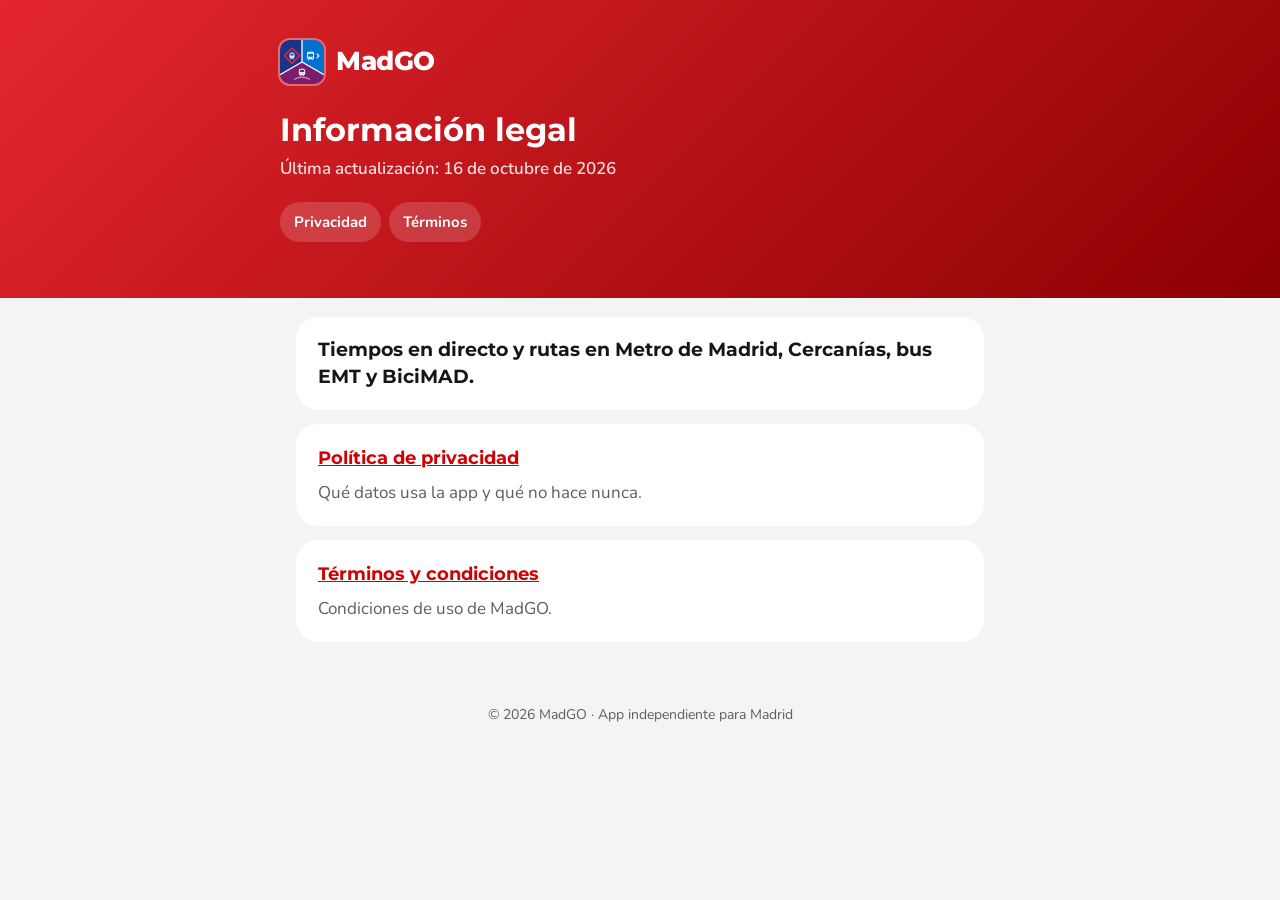
<file: index.html>
<!doctype html>
<html lang="es">
<head>
<meta charset="utf-8">
<meta name="viewport" content="width=device-width, initial-scale=1">
<title>MadGO · Información legal</title>
<link rel="preconnect" href="https://fonts.googleapis.com">
<link rel="preconnect" href="https://fonts.gstatic.com" crossorigin>
<link href="https://fonts.googleapis.com/css2?family=Montserrat:wght@700;800&family=Nunito:wght@400;600;700&display=swap" rel="stylesheet">
<link rel="stylesheet" href="style.css">
</head>
<body>
<header>
  <div class="wrap">
    <a class="brand" href="index.html"><svg viewBox="0 0 1024 1024" aria-hidden="true"><defs><clipPath id="r"><rect width="1024" height="1024" rx="229"/></clipPath></defs><g clip-path="url(#r)"><path d="M512 512 L512 0 L0 0 L0 807.6 Z" fill="#1A348C"/><path d="M512 512 L512 0 L1024 0 L1024 807.6 Z" fill="#0072CE"/><path d="M512 512 L0 807.6 L0 1024 L1024 1024 L1024 807.6 Z" fill="#7A1E6C"/><path d="M512 512 L512 0 M512 512 L0 807.6 M512 512 L1024 807.6" stroke="#FFFFFF" stroke-width="30"/><path d="M280 192 L456 368 L280 544 L104 368 Z" fill="none" stroke="#E4262E" stroke-width="34" stroke-linejoin="round"/><rect x="220.6" y="291.2" width="118.8" height="145.7" rx="51.5" fill="#FFFFFF"/><rect x="237.2" y="313.4" width="85.5" height="50.7" rx="23.8" fill="#1A348C"/><rect x="274.5" y="313.4" width="11.1" height="50.7" rx="3.2" fill="#FFFFFF"/><circle cx="251.5" cy="397.3" r="10.3" fill="#1A348C"/><circle cx="308.5" cy="397.3" r="10.3" fill="#1A348C"/><rect x="265.8" y="392.6" width="28.5" height="9.5" rx="4.8" fill="#1A348C"/><path d="M234.1 455.9 L251.5 436.9 L264.2 436.9 L246.8 455.9 Z" fill="#FFFFFF"/><path d="M325.9 455.9 L308.5 436.9 L295.8 436.9 L313.2 455.9 Z" fill="#FFFFFF"/><rect x="630.5" y="276.2" width="162.9" height="172.5" rx="30.7" fill="#FFFFFF"/><rect x="659.3" y="295.3" width="105.4" height="15.3" rx="7.7" fill="#0072CE"/><rect x="649.7" y="324.1" width="124.6" height="63.2" rx="15.3" fill="#0072CE"/><circle cx="669.8" cy="416.1" r="12.0" fill="#0072CE"/><circle cx="754.2" cy="416.1" r="12.0" fill="#0072CE"/><rect x="694.8" y="410.3" width="34.5" height="11.5" rx="5.8" fill="#0072CE"/><rect x="649.7" y="448.7" width="28.8" height="23.0" rx="9.6" fill="#FFFFFF"/><rect x="745.5" y="448.7" width="28.8" height="23.0" rx="9.6" fill="#FFFFFF"/><path d="M862 326 L906 372 L862 418" fill="none" stroke="#FFFFFF" stroke-width="26" stroke-linecap="round" stroke-linejoin="round"/><rect x="438.7" y="668.9" width="146.7" height="151.2" rx="41.2" fill="#FFFFFF"/><rect x="458.8" y="690.0" width="106.3" height="53.2" rx="18.3" fill="#7A1E6C"/><rect x="493.7" y="759.7" width="36.7" height="9.2" rx="4.6" fill="#7A1E6C"/><circle cx="473.5" cy="787.2" r="11.0" fill="#7A1E6C"/><circle cx="550.5" cy="787.2" r="11.0" fill="#7A1E6C"/><rect x="462.5" y="820.2" width="23.8" height="16.5" rx="5.5" fill="#FFFFFF"/><rect x="537.7" y="820.2" width="23.8" height="16.5" rx="5.5" fill="#FFFFFF"/><path d="M337.1 916.1 L345.0 911.4 L353.0 906.8 L361.2 902.5 L369.4 898.4 L377.8 894.5 L386.2 890.9 L394.8 887.5 L403.5 884.4 L412.2 881.4 L421.0 878.8 L429.9 876.4 L438.9 874.2 L447.9 872.3 L457.0 870.6 L466.1 869.2 L475.2 868.1 L484.4 867.2 L493.6 866.5 L502.8 866.1 L512.0 866.0 L521.2 866.1 L530.4 866.5 L539.6 867.2 L548.8 868.1 L557.9 869.2 L567.0 870.6 L576.1 872.3 L585.1 874.2 L594.1 876.4 L603.0 878.8 L611.8 881.4 L620.5 884.4 L629.2 887.5 L637.8 890.9 L646.2 894.5 L654.6 898.4 L662.8 902.5 L671.0 906.8 L679.0 911.4 L686.9 916.1" fill="none" stroke="#FFFFFF" stroke-width="20" stroke-linecap="round"/></g></svg><span>MadGO</span></a>
    <h1>Información legal</h1>
    <p class="updated">Última actualización: 16 de octubre de 2026</p>
    <nav>
      <a href="privacidad.html">Privacidad</a>
      <a href="terminos.html">Términos</a>
    </nav>
  </div>
</header>
<main class="wrap">
<p class="intro">Tiempos en directo y rutas en Metro de Madrid, Cercanías, bus EMT y BiciMAD.</p>
<section><h2><a href="privacidad.html">Política de privacidad</a></h2><p>Qué datos usa la app y qué no hace nunca.</p></section>
<section><h2><a href="terminos.html">Términos y condiciones</a></h2><p>Condiciones de uso de MadGO.</p></section>
</main>
<footer>© 2026 MadGO · App independiente para Madrid</footer>
</body>
</html>
</file>
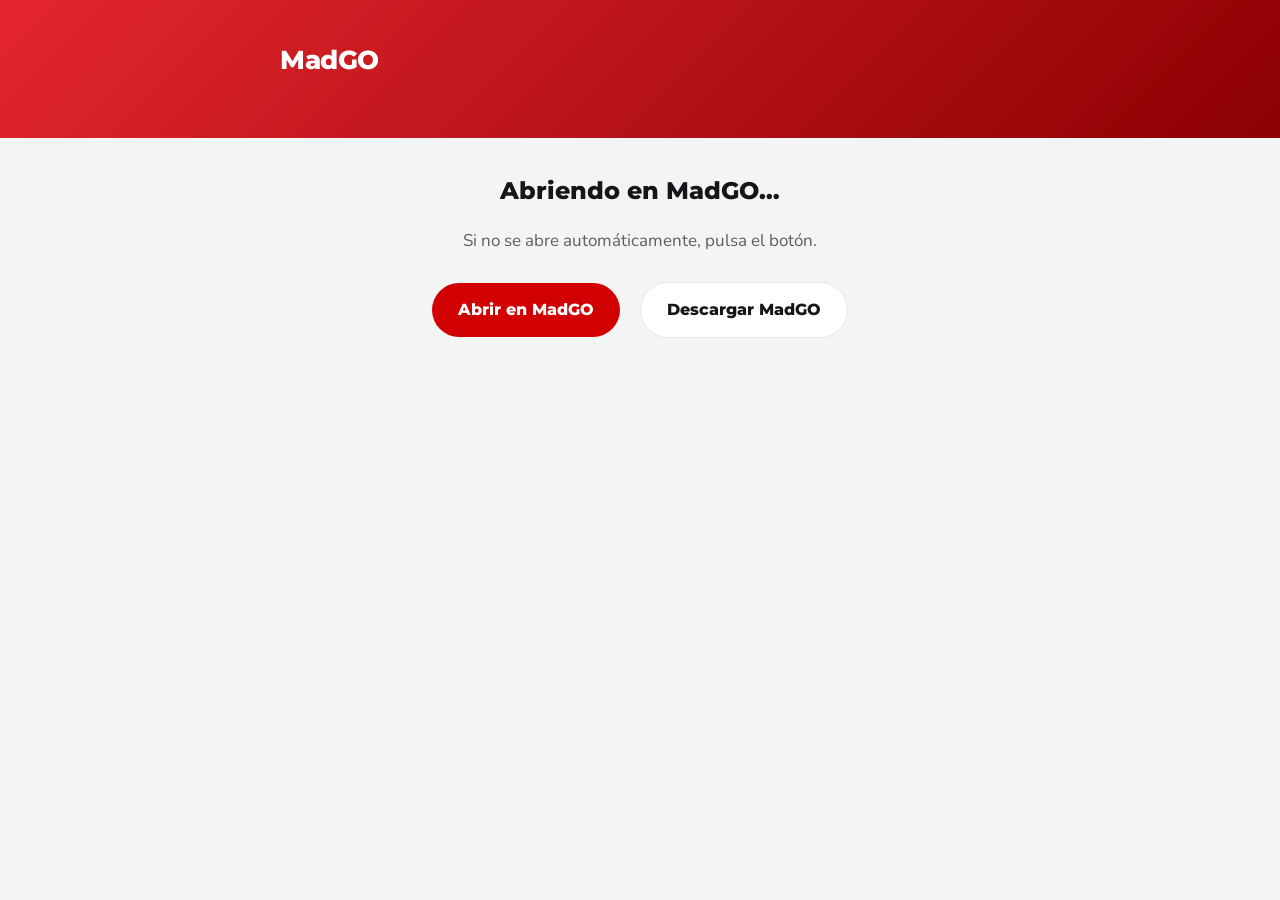
<file: go.html>
<!doctype html>
<html lang="es">
<head>
<meta charset="utf-8">
<meta name="viewport" content="width=device-width, initial-scale=1">
<title>Abrir en MadGO</title>
<link rel="preconnect" href="https://fonts.googleapis.com">
<link rel="preconnect" href="https://fonts.gstatic.com" crossorigin>
<link href="https://fonts.googleapis.com/css2?family=Montserrat:wght@700;800&family=Nunito:wght@400;600;700&display=swap" rel="stylesheet">
<link rel="stylesheet" href="style.css">
<style>
  main { text-align: center; padding-top: 24px; }
  .open-btn {
    display: inline-block; margin: 8px; padding: 14px 26px; border-radius: 999px;
    font-family: "Montserrat", sans-serif; font-weight: 800; font-size: 16px; text-decoration: none;
  }
  .primary { background: var(--brand); color: #fff; }
  .secondary { background: var(--surface); color: var(--ink); border: 1px solid var(--line); }
  .title { font-family: "Montserrat", sans-serif; font-weight: 800; font-size: 24px; margin: 10px 0; }
  .sub { color: var(--muted); margin-bottom: 20px; }
</style>
</head>
<body>
<header>
  <div class="wrap">
    <a class="brand" href="index.html"><span>MadGO</span></a>
  </div>
</header>
<main class="wrap">
  <p class="title" id="title">Abriendo en MadGO…</p>
  <p class="sub" id="sub">Si no se abre automáticamente, pulsa el botón.</p>
  <a class="open-btn primary" id="openApp" href="#">Abrir en MadGO</a>
  <a class="open-btn secondary" href="https://apps.apple.com/es/app/madgo/">Descargar MadGO</a>
</main>
<script>
  (function () {
    var params = new URLSearchParams(window.location.search);
    var type = params.get("t") || "stop";
    params.delete("t");
    var rest = params.toString();
    var appURL = "madgo://" + type + (rest ? "?" + rest : "");
    var name = params.get("n");
    if (name) {
      document.getElementById("title").textContent = name;
      document.getElementById("sub").textContent = "Abriendo en MadGO…";
    }
    var btn = document.getElementById("openApp");
    btn.setAttribute("href", appURL);
    setTimeout(function () { window.location = appURL; }, 200);
  })();
</script>
</body>
</html>
</file>
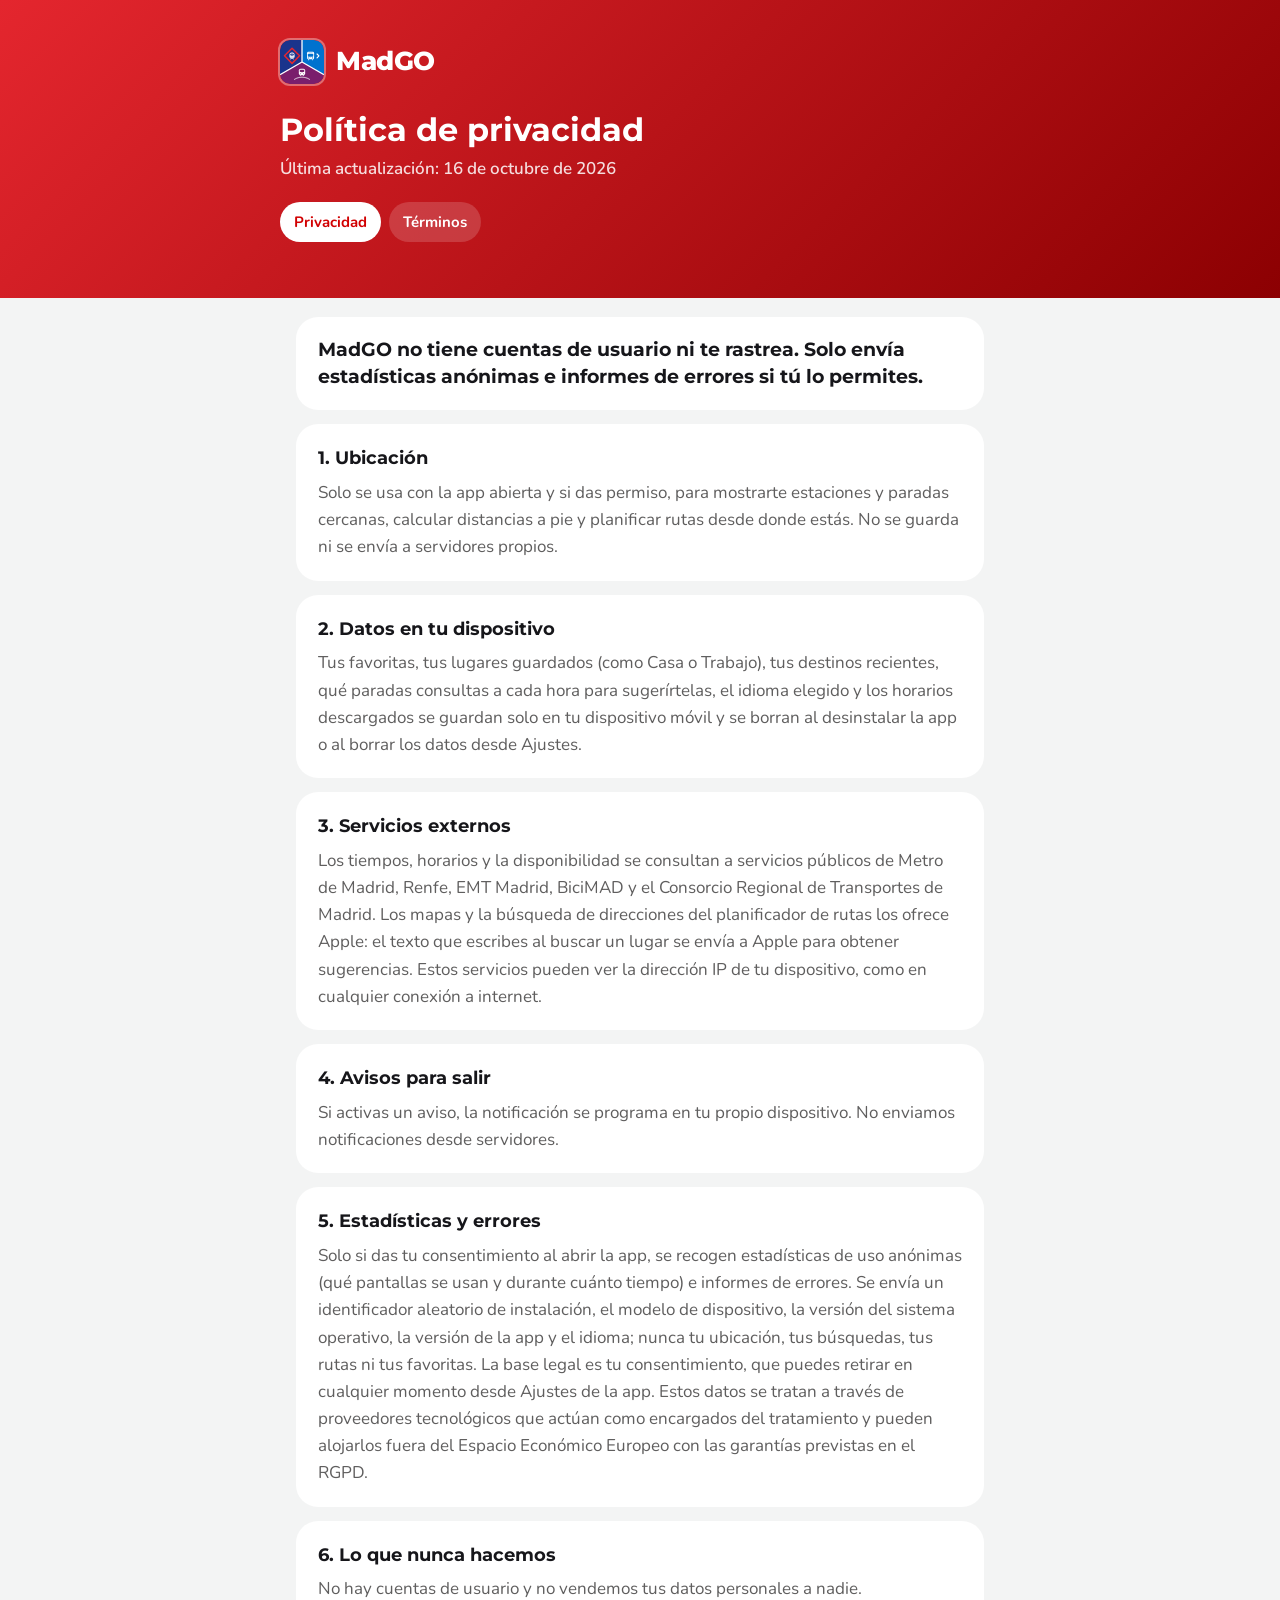
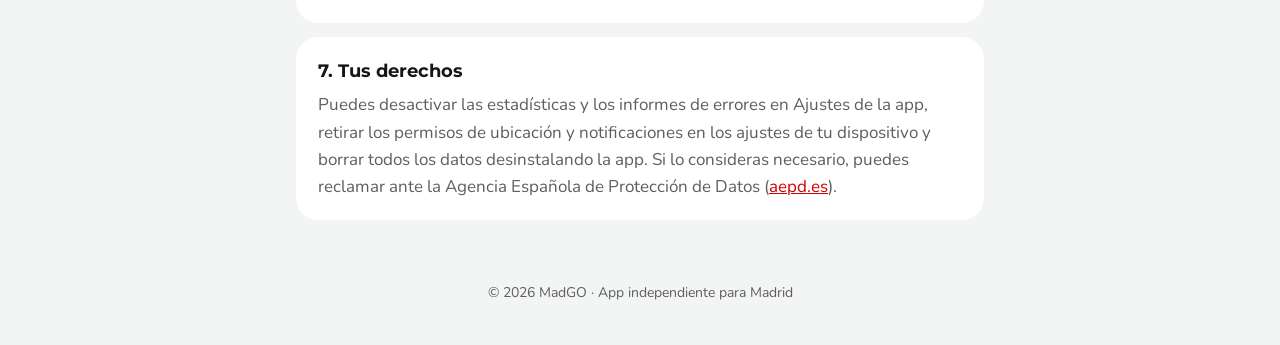
<file: privacidad.html>
<!doctype html>
<html lang="es">
<head>
<meta charset="utf-8">
<meta name="viewport" content="width=device-width, initial-scale=1">
<title>Privacidad · MadGO</title>
<link rel="preconnect" href="https://fonts.googleapis.com">
<link rel="preconnect" href="https://fonts.gstatic.com" crossorigin>
<link href="https://fonts.googleapis.com/css2?family=Montserrat:wght@700;800&family=Nunito:wght@400;600;700&display=swap" rel="stylesheet">
<link rel="stylesheet" href="style.css">
</head>
<body>
<header>
  <div class="wrap">
    <a class="brand" href="index.html"><svg viewBox="0 0 1024 1024" aria-hidden="true"><defs><clipPath id="r"><rect width="1024" height="1024" rx="229"/></clipPath></defs><g clip-path="url(#r)"><path d="M512 512 L512 0 L0 0 L0 807.6 Z" fill="#1A348C"/><path d="M512 512 L512 0 L1024 0 L1024 807.6 Z" fill="#0072CE"/><path d="M512 512 L0 807.6 L0 1024 L1024 1024 L1024 807.6 Z" fill="#7A1E6C"/><path d="M512 512 L512 0 M512 512 L0 807.6 M512 512 L1024 807.6" stroke="#FFFFFF" stroke-width="30"/><path d="M280 192 L456 368 L280 544 L104 368 Z" fill="none" stroke="#E4262E" stroke-width="34" stroke-linejoin="round"/><rect x="220.6" y="291.2" width="118.8" height="145.7" rx="51.5" fill="#FFFFFF"/><rect x="237.2" y="313.4" width="85.5" height="50.7" rx="23.8" fill="#1A348C"/><rect x="274.5" y="313.4" width="11.1" height="50.7" rx="3.2" fill="#FFFFFF"/><circle cx="251.5" cy="397.3" r="10.3" fill="#1A348C"/><circle cx="308.5" cy="397.3" r="10.3" fill="#1A348C"/><rect x="265.8" y="392.6" width="28.5" height="9.5" rx="4.8" fill="#1A348C"/><path d="M234.1 455.9 L251.5 436.9 L264.2 436.9 L246.8 455.9 Z" fill="#FFFFFF"/><path d="M325.9 455.9 L308.5 436.9 L295.8 436.9 L313.2 455.9 Z" fill="#FFFFFF"/><rect x="630.5" y="276.2" width="162.9" height="172.5" rx="30.7" fill="#FFFFFF"/><rect x="659.3" y="295.3" width="105.4" height="15.3" rx="7.7" fill="#0072CE"/><rect x="649.7" y="324.1" width="124.6" height="63.2" rx="15.3" fill="#0072CE"/><circle cx="669.8" cy="416.1" r="12.0" fill="#0072CE"/><circle cx="754.2" cy="416.1" r="12.0" fill="#0072CE"/><rect x="694.8" y="410.3" width="34.5" height="11.5" rx="5.8" fill="#0072CE"/><rect x="649.7" y="448.7" width="28.8" height="23.0" rx="9.6" fill="#FFFFFF"/><rect x="745.5" y="448.7" width="28.8" height="23.0" rx="9.6" fill="#FFFFFF"/><path d="M862 326 L906 372 L862 418" fill="none" stroke="#FFFFFF" stroke-width="26" stroke-linecap="round" stroke-linejoin="round"/><rect x="438.7" y="668.9" width="146.7" height="151.2" rx="41.2" fill="#FFFFFF"/><rect x="458.8" y="690.0" width="106.3" height="53.2" rx="18.3" fill="#7A1E6C"/><rect x="493.7" y="759.7" width="36.7" height="9.2" rx="4.6" fill="#7A1E6C"/><circle cx="473.5" cy="787.2" r="11.0" fill="#7A1E6C"/><circle cx="550.5" cy="787.2" r="11.0" fill="#7A1E6C"/><rect x="462.5" y="820.2" width="23.8" height="16.5" rx="5.5" fill="#FFFFFF"/><rect x="537.7" y="820.2" width="23.8" height="16.5" rx="5.5" fill="#FFFFFF"/><path d="M337.1 916.1 L345.0 911.4 L353.0 906.8 L361.2 902.5 L369.4 898.4 L377.8 894.5 L386.2 890.9 L394.8 887.5 L403.5 884.4 L412.2 881.4 L421.0 878.8 L429.9 876.4 L438.9 874.2 L447.9 872.3 L457.0 870.6 L466.1 869.2 L475.2 868.1 L484.4 867.2 L493.6 866.5 L502.8 866.1 L512.0 866.0 L521.2 866.1 L530.4 866.5 L539.6 867.2 L548.8 868.1 L557.9 869.2 L567.0 870.6 L576.1 872.3 L585.1 874.2 L594.1 876.4 L603.0 878.8 L611.8 881.4 L620.5 884.4 L629.2 887.5 L637.8 890.9 L646.2 894.5 L654.6 898.4 L662.8 902.5 L671.0 906.8 L679.0 911.4 L686.9 916.1" fill="none" stroke="#FFFFFF" stroke-width="20" stroke-linecap="round"/></g></svg><span>MadGO</span></a>
    <h1>Política de privacidad</h1>
    <p class="updated">Última actualización: 16 de octubre de 2026</p>
    <nav>
      <a href="privacidad.html" aria-current="page">Privacidad</a>
      <a href="terminos.html">Términos</a>
    </nav>
  </div>
</header>
<main class="wrap">
<p class="intro">MadGO no tiene cuentas de usuario ni te rastrea. Solo envía estadísticas anónimas e informes de errores si tú lo permites.</p>
<section><h2>1. Ubicación</h2><p>Solo se usa con la app abierta y si das permiso, para mostrarte estaciones y paradas cercanas, calcular distancias a pie y planificar rutas desde donde estás. No se guarda ni se envía a servidores propios.</p></section>
<section><h2>2. Datos en tu dispositivo</h2><p>Tus favoritas, tus lugares guardados (como Casa o Trabajo), tus destinos recientes, qué paradas consultas a cada hora para sugerírtelas, el idioma elegido y los horarios descargados se guardan solo en tu dispositivo móvil y se borran al desinstalar la app o al borrar los datos desde Ajustes.</p></section>
<section><h2>3. Servicios externos</h2><p>Los tiempos, horarios y la disponibilidad se consultan a servicios públicos de Metro de Madrid, Renfe, EMT Madrid, BiciMAD y el Consorcio Regional de Transportes de Madrid. Los mapas y la búsqueda de direcciones del planificador de rutas los ofrece Apple: el texto que escribes al buscar un lugar se envía a Apple para obtener sugerencias. Estos servicios pueden ver la dirección IP de tu dispositivo, como en cualquier conexión a internet.</p></section>
<section><h2>4. Avisos para salir</h2><p>Si activas un aviso, la notificación se programa en tu propio dispositivo. No enviamos notificaciones desde servidores.</p></section>
<section><h2>5. Estadísticas y errores</h2><p>Solo si das tu consentimiento al abrir la app, se recogen estadísticas de uso anónimas (qué pantallas se usan y durante cuánto tiempo) e informes de errores. Se envía un identificador aleatorio de instalación, el modelo de dispositivo, la versión del sistema operativo, la versión de la app y el idioma; nunca tu ubicación, tus búsquedas, tus rutas ni tus favoritas. La base legal es tu consentimiento, que puedes retirar en cualquier momento desde Ajustes de la app. Estos datos se tratan a través de proveedores tecnológicos que actúan como encargados del tratamiento y pueden alojarlos fuera del Espacio Económico Europeo con las garantías previstas en el RGPD.</p></section>
<section><h2>6. Lo que nunca hacemos</h2><p>No hay cuentas de usuario y no vendemos tus datos personales a nadie.</p></section>
<section><h2>7. Tus derechos</h2><p>Puedes desactivar las estadísticas y los informes de errores en Ajustes de la app, retirar los permisos de ubicación y notificaciones en los ajustes de tu dispositivo y borrar todos los datos desinstalando la app. Si lo consideras necesario, puedes reclamar ante la Agencia Española de Protección de Datos (<a href="https://www.aepd.es">aepd.es</a>).</p></section>
</main>
<footer>© 2026 MadGO · App independiente para Madrid</footer>
</body>
</html>
</file>
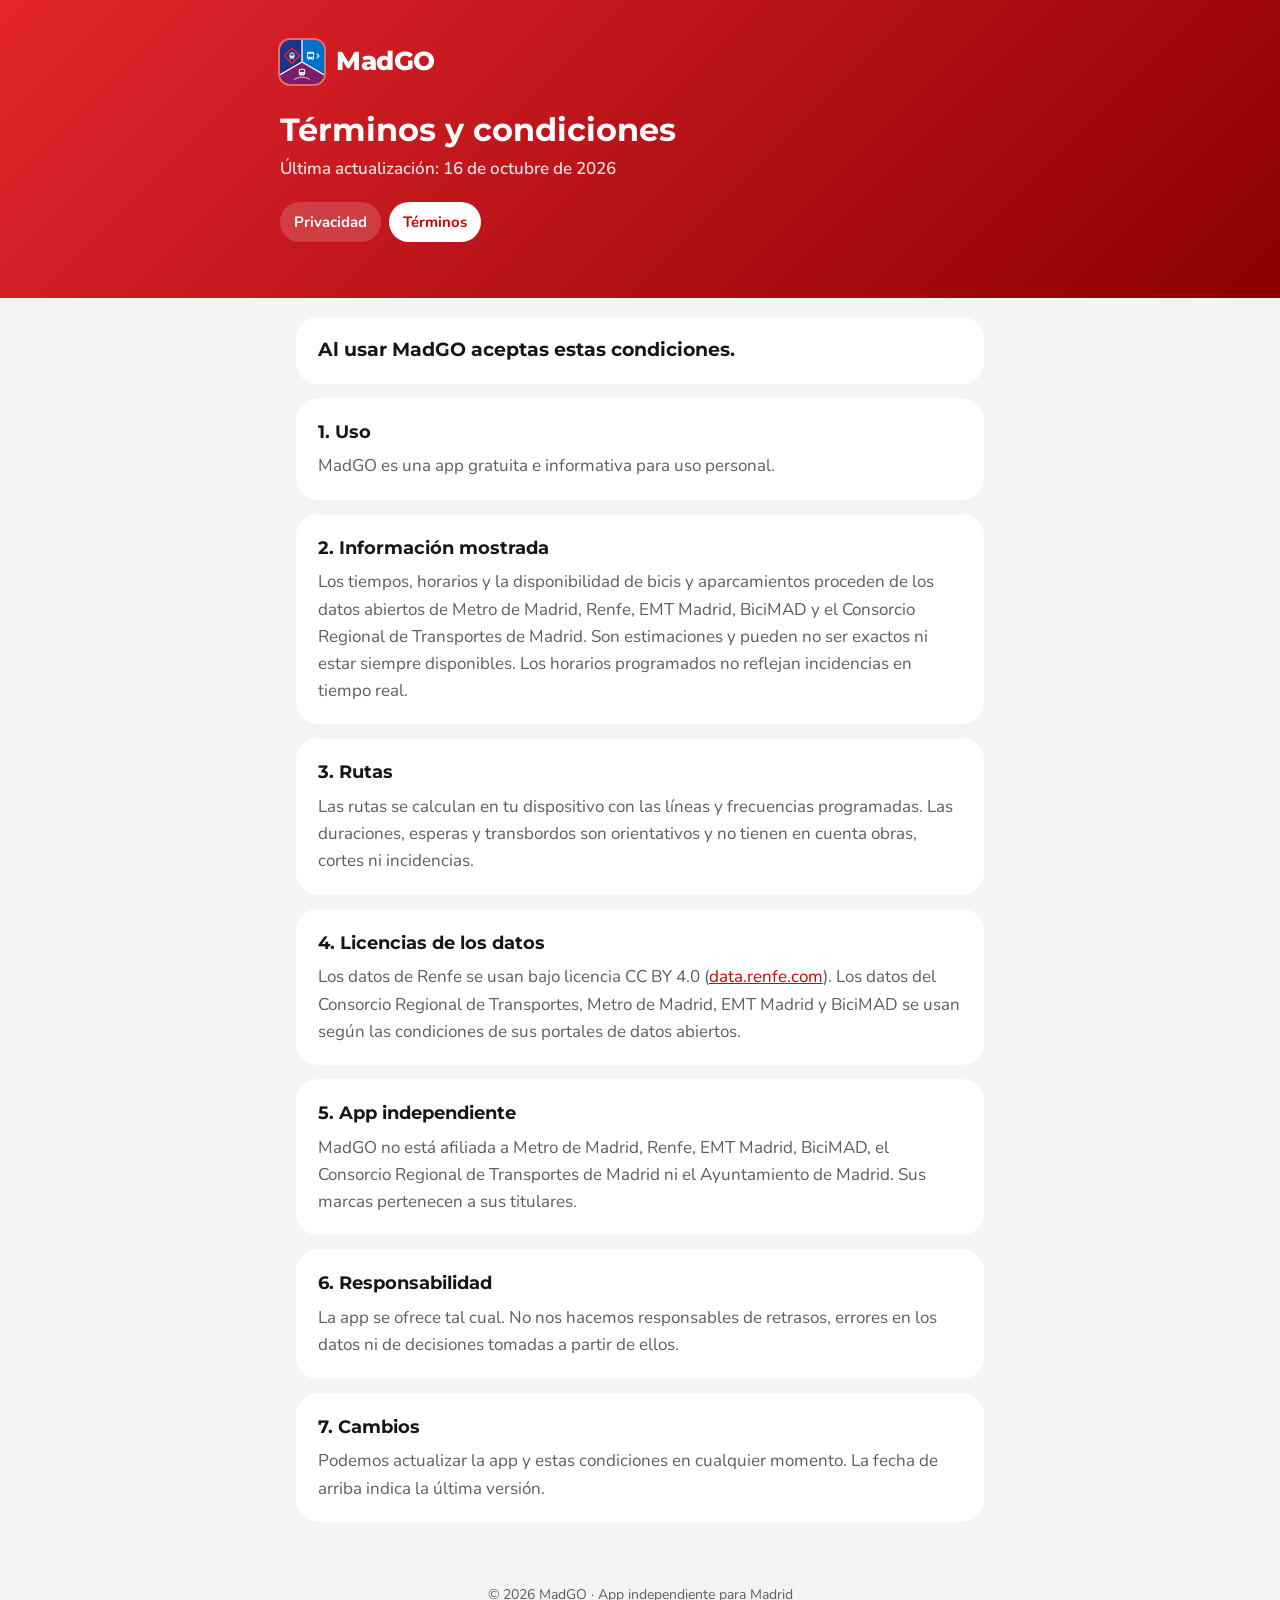
<file: terminos.html>
<!doctype html>
<html lang="es">
<head>
<meta charset="utf-8">
<meta name="viewport" content="width=device-width, initial-scale=1">
<title>Términos · MadGO</title>
<link rel="preconnect" href="https://fonts.googleapis.com">
<link rel="preconnect" href="https://fonts.gstatic.com" crossorigin>
<link href="https://fonts.googleapis.com/css2?family=Montserrat:wght@700;800&family=Nunito:wght@400;600;700&display=swap" rel="stylesheet">
<link rel="stylesheet" href="style.css">
</head>
<body>
<header>
  <div class="wrap">
    <a class="brand" href="index.html"><svg viewBox="0 0 1024 1024" aria-hidden="true"><defs><clipPath id="r"><rect width="1024" height="1024" rx="229"/></clipPath></defs><g clip-path="url(#r)"><path d="M512 512 L512 0 L0 0 L0 807.6 Z" fill="#1A348C"/><path d="M512 512 L512 0 L1024 0 L1024 807.6 Z" fill="#0072CE"/><path d="M512 512 L0 807.6 L0 1024 L1024 1024 L1024 807.6 Z" fill="#7A1E6C"/><path d="M512 512 L512 0 M512 512 L0 807.6 M512 512 L1024 807.6" stroke="#FFFFFF" stroke-width="30"/><path d="M280 192 L456 368 L280 544 L104 368 Z" fill="none" stroke="#E4262E" stroke-width="34" stroke-linejoin="round"/><rect x="220.6" y="291.2" width="118.8" height="145.7" rx="51.5" fill="#FFFFFF"/><rect x="237.2" y="313.4" width="85.5" height="50.7" rx="23.8" fill="#1A348C"/><rect x="274.5" y="313.4" width="11.1" height="50.7" rx="3.2" fill="#FFFFFF"/><circle cx="251.5" cy="397.3" r="10.3" fill="#1A348C"/><circle cx="308.5" cy="397.3" r="10.3" fill="#1A348C"/><rect x="265.8" y="392.6" width="28.5" height="9.5" rx="4.8" fill="#1A348C"/><path d="M234.1 455.9 L251.5 436.9 L264.2 436.9 L246.8 455.9 Z" fill="#FFFFFF"/><path d="M325.9 455.9 L308.5 436.9 L295.8 436.9 L313.2 455.9 Z" fill="#FFFFFF"/><rect x="630.5" y="276.2" width="162.9" height="172.5" rx="30.7" fill="#FFFFFF"/><rect x="659.3" y="295.3" width="105.4" height="15.3" rx="7.7" fill="#0072CE"/><rect x="649.7" y="324.1" width="124.6" height="63.2" rx="15.3" fill="#0072CE"/><circle cx="669.8" cy="416.1" r="12.0" fill="#0072CE"/><circle cx="754.2" cy="416.1" r="12.0" fill="#0072CE"/><rect x="694.8" y="410.3" width="34.5" height="11.5" rx="5.8" fill="#0072CE"/><rect x="649.7" y="448.7" width="28.8" height="23.0" rx="9.6" fill="#FFFFFF"/><rect x="745.5" y="448.7" width="28.8" height="23.0" rx="9.6" fill="#FFFFFF"/><path d="M862 326 L906 372 L862 418" fill="none" stroke="#FFFFFF" stroke-width="26" stroke-linecap="round" stroke-linejoin="round"/><rect x="438.7" y="668.9" width="146.7" height="151.2" rx="41.2" fill="#FFFFFF"/><rect x="458.8" y="690.0" width="106.3" height="53.2" rx="18.3" fill="#7A1E6C"/><rect x="493.7" y="759.7" width="36.7" height="9.2" rx="4.6" fill="#7A1E6C"/><circle cx="473.5" cy="787.2" r="11.0" fill="#7A1E6C"/><circle cx="550.5" cy="787.2" r="11.0" fill="#7A1E6C"/><rect x="462.5" y="820.2" width="23.8" height="16.5" rx="5.5" fill="#FFFFFF"/><rect x="537.7" y="820.2" width="23.8" height="16.5" rx="5.5" fill="#FFFFFF"/><path d="M337.1 916.1 L345.0 911.4 L353.0 906.8 L361.2 902.5 L369.4 898.4 L377.8 894.5 L386.2 890.9 L394.8 887.5 L403.5 884.4 L412.2 881.4 L421.0 878.8 L429.9 876.4 L438.9 874.2 L447.9 872.3 L457.0 870.6 L466.1 869.2 L475.2 868.1 L484.4 867.2 L493.6 866.5 L502.8 866.1 L512.0 866.0 L521.2 866.1 L530.4 866.5 L539.6 867.2 L548.8 868.1 L557.9 869.2 L567.0 870.6 L576.1 872.3 L585.1 874.2 L594.1 876.4 L603.0 878.8 L611.8 881.4 L620.5 884.4 L629.2 887.5 L637.8 890.9 L646.2 894.5 L654.6 898.4 L662.8 902.5 L671.0 906.8 L679.0 911.4 L686.9 916.1" fill="none" stroke="#FFFFFF" stroke-width="20" stroke-linecap="round"/></g></svg><span>MadGO</span></a>
    <h1>Términos y condiciones</h1>
    <p class="updated">Última actualización: 16 de octubre de 2026</p>
    <nav>
      <a href="privacidad.html">Privacidad</a>
      <a href="terminos.html" aria-current="page">Términos</a>
    </nav>
  </div>
</header>
<main class="wrap">
<p class="intro">Al usar MadGO aceptas estas condiciones.</p>
<section><h2>1. Uso</h2><p>MadGO es una app gratuita e informativa para uso personal.</p></section>
<section><h2>2. Información mostrada</h2><p>Los tiempos, horarios y la disponibilidad de bicis y aparcamientos proceden de los datos abiertos de Metro de Madrid, Renfe, EMT Madrid, BiciMAD y el Consorcio Regional de Transportes de Madrid. Son estimaciones y pueden no ser exactos ni estar siempre disponibles. Los horarios programados no reflejan incidencias en tiempo real.</p></section>
<section><h2>3. Rutas</h2><p>Las rutas se calculan en tu dispositivo con las líneas y frecuencias programadas. Las duraciones, esperas y transbordos son orientativos y no tienen en cuenta obras, cortes ni incidencias.</p></section>
<section><h2>4. Licencias de los datos</h2><p>Los datos de Renfe se usan bajo licencia CC BY 4.0 (<a href="https://data.renfe.com">data.renfe.com</a>). Los datos del Consorcio Regional de Transportes, Metro de Madrid, EMT Madrid y BiciMAD se usan según las condiciones de sus portales de datos abiertos.</p></section>
<section><h2>5. App independiente</h2><p>MadGO no está afiliada a Metro de Madrid, Renfe, EMT Madrid, BiciMAD, el Consorcio Regional de Transportes de Madrid ni el Ayuntamiento de Madrid. Sus marcas pertenecen a sus titulares.</p></section>
<section><h2>6. Responsabilidad</h2><p>La app se ofrece tal cual. No nos hacemos responsables de retrasos, errores en los datos ni de decisiones tomadas a partir de ellos.</p></section>
<section><h2>7. Cambios</h2><p>Podemos actualizar la app y estas condiciones en cualquier momento. La fecha de arriba indica la última versión.</p></section>
</main>
<footer>© 2026 MadGO · App independiente para Madrid</footer>
</body>
</html>
</file>
<file: style.css>
:root {
  --brand: #D10002;
  --brand-dark: #8C0002;
  --bg: #F3F4F4;
  --surface: #FFFFFF;
  --ink: #16161A;
  --muted: #5F5E5E;
  --line: #E4E5E5;
}
@media (prefers-color-scheme: dark) {
  :root {
    --bg: #000000;
    --surface: #1A1A1D;
    --ink: #F5F5F7;
    --muted: #A0A0A6;
    --line: #2A2A2F;
  }
}
* { box-sizing: border-box; }
html { -webkit-text-size-adjust: 100%; }
body {
  margin: 0;
  background: var(--bg);
  color: var(--ink);
  font-family: "Nunito", -apple-system, BlinkMacSystemFont, "Segoe UI", sans-serif;
  font-size: 17px;
  line-height: 1.6;
}
header {
  background: linear-gradient(135deg, #E4262E, var(--brand-dark));
  color: #FFFFFF;
  padding: 40px 16px 56px;
}
.wrap { max-width: 720px; margin: 0 auto; }
.brand { display: flex; align-items: center; gap: 12px; text-decoration: none; color: inherit; }
.brand svg { width: 44px; height: 44px; flex-shrink: 0; border-radius: 10px; box-shadow: 0 0 0 2px rgba(255, 255, 255, 0.35); }
.brand span { font-family: "Montserrat", sans-serif; font-weight: 800; font-size: 26px; letter-spacing: -0.5px; }
h1 { font-family: "Montserrat", sans-serif; font-weight: 700; font-size: 32px; line-height: 1.15; margin: 28px 0 6px; }
.updated { opacity: 0.85; font-weight: 600; margin: 0; }
nav { display: flex; gap: 8px; flex-wrap: wrap; margin-top: 20px; }
nav a {
  color: #FFFFFF; text-decoration: none; font-weight: 700; font-size: 15px;
  padding: 8px 14px; border-radius: 999px; background: rgba(255, 255, 255, 0.16);
}
nav a[aria-current="page"] { background: #FFFFFF; color: var(--brand); }
main { padding: 0 16px 40px; margin-top: -28px; }
.intro, section {
  background: var(--surface);
  border-radius: 22px;
  padding: 20px 22px;
  margin-bottom: 14px;
}
.intro { font-family: "Montserrat", sans-serif; font-weight: 700; font-size: 19px; line-height: 1.4; }
h2 { font-family: "Montserrat", sans-serif; font-size: 18px; margin: 0 0 6px; }
section p { margin: 0; color: var(--muted); }
a { color: var(--brand); }
footer { color: var(--muted); font-size: 14px; text-align: center; padding: 8px 16px 40px; }
</file>
